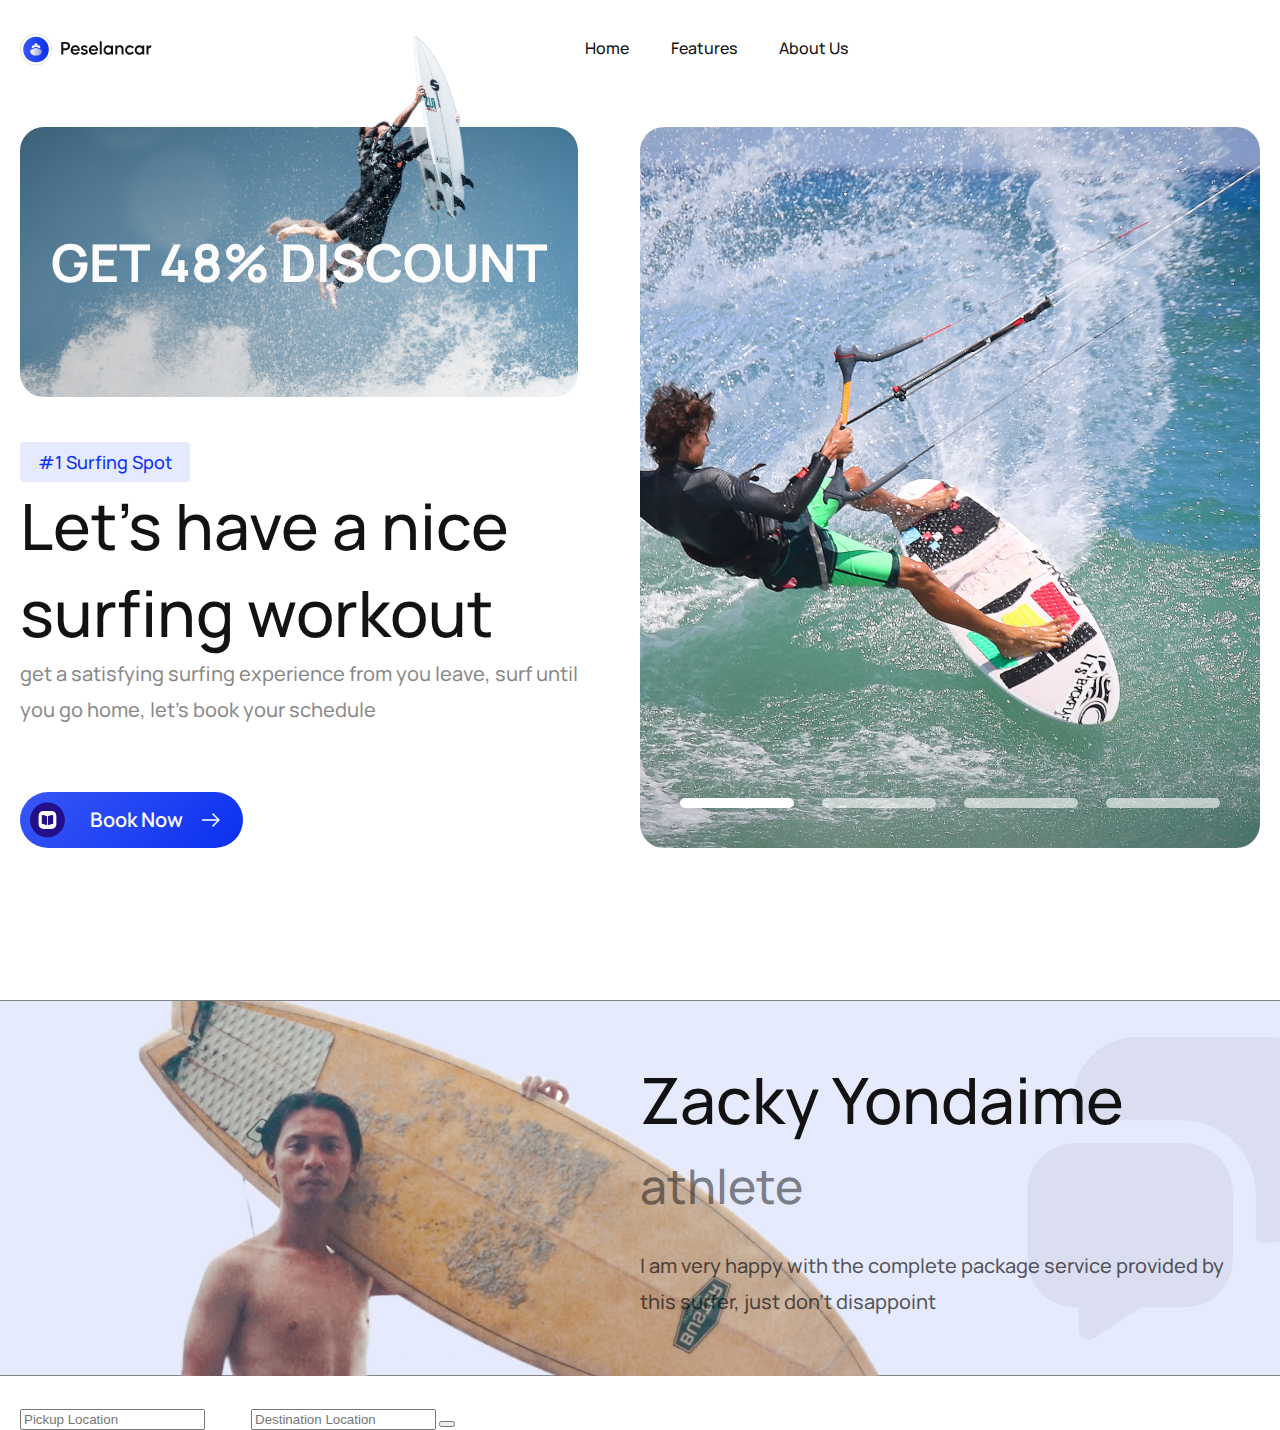
<file: 10.07/index.html>
<!DOCTYPE html>
<html lang="en">

<head>
    <meta charset="UTF-8">
    <meta name="viewport" content="width=device-width, initial-scale=1.0">
    <title>Document</title>
    <link rel="preconnect" href="https://fonts.googleapis.com">
    <link rel="preconnect" href="https://fonts.gstatic.com" crossorigin>
    <link
        href="https://fonts.googleapis.com/css2?family=Inter:wght@300;400;500;600;700&family=Manrope:wght@300;400;500;600;700&display=swap"
        rel="stylesheet">
    <link rel="stylesheet" href="css/style.css">
</head>

<body>

    <svg aria-hidden="true" style="position: absolute; width: 0; height: 0; overflow: hidden;" version="1.1"
    xmlns="http://www.w3.org/2000/svg" xmlns:xlink="http://www.w3.org/1999/xlink">
    <defs>
        <symbol id="icon-book" viewBox="0 0 33 32">
            <path fill="#230f8a" style="fill: var(--color1, #230f8a)"
                d="M16.024 0c8.837 0 16 7.163 16 16s-7.163 16-16 16c-8.837 0-16-7.163-16-16s7.163-16 16-16z"></path>
            <path fill="#fcfcfc" style="fill: var(--color2, #fcfcfc)"
                d="M19.438 7.852h-6.828c-2.966 0-4.734 1.768-4.734 4.734v6.82c0 2.974 1.768 4.742 4.734 4.742h6.82c2.966 0 4.734-1.768 4.734-4.734v-6.828c0.008-2.966-1.76-4.734-4.726-4.734zM15.617 20.277c0 0.293-0.293 0.489-0.562 0.375-0.986-0.424-2.273-0.815-3.17-0.929l-0.155-0.016c-0.497-0.065-0.904-0.53-0.904-1.035v-6.274c0-0.627 0.505-1.092 1.124-1.043 1.018 0.081 2.526 0.57 3.471 1.108 0.13 0.073 0.196 0.212 0.196 0.35v7.464zM21.223 18.664c0 0.505-0.407 0.97-0.904 1.035l-0.171 0.016c-0.888 0.122-2.167 0.505-3.153 0.921-0.269 0.114-0.562-0.081-0.562-0.375v-7.456c0-0.147 0.073-0.285 0.204-0.358 0.945-0.53 2.42-1.002 3.422-1.092h0.033c0.627 0 1.133 0.505 1.133 1.133v6.176z">
            </path>
        </symbol>
        <symbol id="icon-arrow-down" viewBox="0 0 33 32">
            <path fill="none" stroke-linejoin="round" stroke-linecap="round" stroke-miterlimit="10" stroke-width="2"
                d="M19.276 7.907l8.093 8.093-8.093 8.093"></path>
            <path fill="none" stroke-linejoin="round" stroke-linecap="round" stroke-miterlimit="10" stroke-width="2"
                d="M4.703 16h22.44"></path>
        </symbol>
    </defs>
</svg>

    <header class="header">
        <div class="container container--big">
            <div class="header__row">
                <a href="#" class="header__logo">
                    <img src="images/logo.svg" alt="">
                </a>
                <nav class="header__nav">
                    <ul class="main-menu">
                        <li><a href="#">Home</a></li>
                        <li><a href="#">Features</a></li>
                        <li><a href="#">About Us</a></li>
                    </ul>
                </nav>
                <a href="#" class="header__button">
                    Login
                </a>
            </div>
        </div>
    </header>
    <main class="main">
        <div class="container">
            <div class="hero">
                <div class="hero__row">
                    <div class="hero__left">
                        <div class="offer hero__offer">
                            <a href="#" class="offer__link">
                                <img src="images/1.png" alt="">
                                <img src="images/1.jpg" alt="">
                                <div class="offer__text">GET 48% DISCOUNT</div>
                            </a>
                        </div>
                        <div class="tag hero__tag">
                            <a href="#" class="tag__item">#1 Surfing Spot</a> 
                        </div>
                        <h2 class="title">
                            Let's have a nice 
                            surfing workout
                        </h2>
                        <div class="desc hero__desc">
                            get a satisfying surfing experience from you leave, surf until you go home, let’s book your schedule
                        </div>
                        <a href="#" class="button-with-icons">
                            <svg class="icon icon-book">

                                <use xlink:href="#icon-book"></use>
                            </svg>
                            Book Now
                            <svg class="icon icon-arrow-down">
                                <use xlink:href="#icon-arrow-down"></use>
                            </svg>
                        </a>
                    </div>
                    <div class="hero__right">
                        <div class="slider" style="background-image: url(images/2.jpg);">
                            <!-- <img src="images/2.jpg" alt="" class="slider__image"> -->
                            <div class="slider_pagination pagination">
                                <div class="pagination__item pagination__item--active"></div>
                                <div class="pagination__item"></div>
                                <div class="pagination__item"></div>
                                <div class="pagination__item"></div>
                            </div>
                        </div>
                    </div>
                </div>

            </div>
        </div>
        <div class="man">
            <div class="container">
                <img src="images/3.png" alt="" class="man__image">
                <div class="man__content">
                    <h2 class="title man__title">Zacky Yondaime</h2>
                    <div class="undertitle man__undertitle">athlete</div>
                    <div class="desc man__desc">I am very happy with the complete package service provided by this surfer, just don't disappoint</div>
                </div>
            </div>
        </div>
        <div class="places">
            <div class="container">
                <div class="places__content">
                    <h2 class="title Places__title"></h2>
                    <div class="desc places__desc"></div>
                    <form class="form places__form">
                        <input type="text" placeholder="Pickup Location" class="form__input">
                        <svg class="icon icon-arrow-down">
                            <use xlink:href="#icon-arrow-down"></use>
                        </svg>
                        <input type="text" placeholder="Destination Location" class="form__input">
                        <button class="form__button">

                        </button>
                    </form>
                </div>
            </div>
        </div>
    </main>
</body>

</html>
</file>
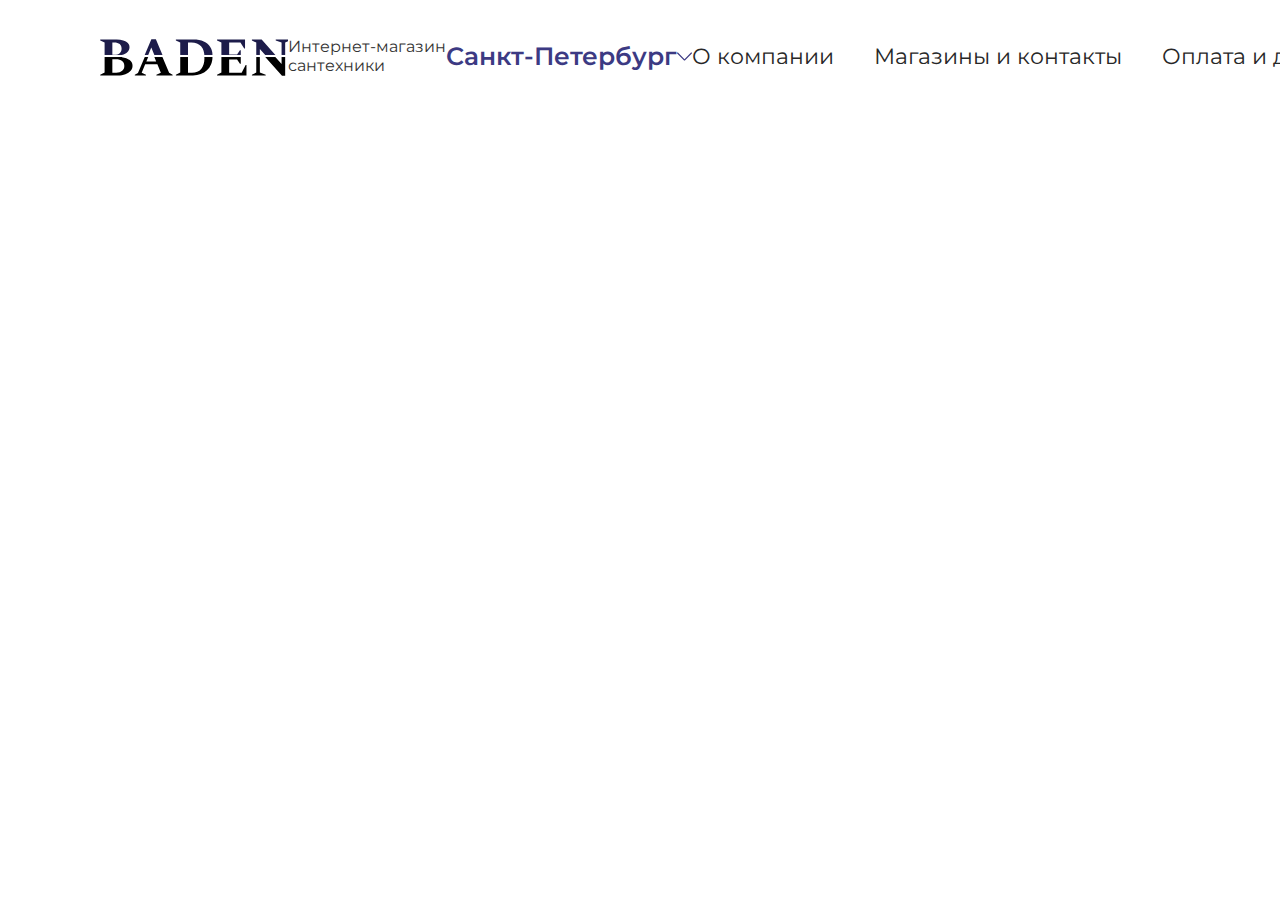
<file: 19.07 Baden/index.html>
<!DOCTYPE html>
<html lang="en">
<head>
    <meta charset="UTF-8">
    <meta name="viewport" content="width=device-width, initial-scale=1.0">
    <title>Baden</title>
    <link rel="stylesheet" href="fonts/fonts.css">
    <link rel="stylesheet" href="css/style.css">
</head>

<body>
    <header class="header">
        <div class="header-top">
            <div class="container">
                <div class="header-top__row row">
                    <div class="header__logo logo">
                        <div class="logo__image">
                            <img src="images/logo.svg" alt="">
                        </div>
                        <div class="logo__desc">
                            Интернет-магазин <br>сантехники
                        </div>
                    </div>
                    <div class="header__select select">
                        <div class="select__head">
                            Санкт-Петербург
                            <svg width="15" height="15" viewBox="0 0 15 15" fill="none" xmlns="http://www.w3.org/2000/svg">
                                <g clip-path="url(#clip0_1601_4834)">
                                <path d="M7.91162 11.3795L14.8304 4.44159C15.0569 4.21427 15.0565 3.84625 14.8292 3.61932C14.6019 3.39256 14.2337 3.39315 14.0069 3.62049L7.49998 10.1455L0.993051 3.62025C0.766294 3.39294 0.398297 3.39235 0.170955 3.61908C0.0569906 3.73284 7.61049e-06 3.88187 7.60398e-06 4.03091C7.59748e-06 4.17956 0.0566091 4.328 0.169783 4.44156L7.08836 11.3795C7.19728 11.489 7.34552 11.5504 7.49998 11.5504C7.65443 11.5504 7.80249 11.4888 7.91162 11.3795Z" fill="#3C3A83"/>
                                </g>
                                <defs>
                                <clipPath id="clip0_1601_4834">
                                <rect width="15" height="15" fill="white" transform="translate(15) rotate(90)"/>
                                </clipPath>
                                </defs>
                            </svg>
                                
                        </div>
                        <div class="select__body">
                            <div class="select__option">
                                Москва
                            </div>
                            <div class="select__option">
                                Курск
                            </div>
                        </div>
                    </div>
                    <nav class="main-menu">
                        <ul class="main-menu__list">
                            <li class="main-menu__item"><a href="#" class="main-menu__link">О компании</a></li>
                            <li class="main-menu__item"><a href="#" class="main-menu__link">Магазины и контакты</a></li>
                            <li class="main-menu__item"><a href="#" class="main-menu__link">Оплата и доставка</a></li>
                            <li class="main-menu__item"><a href="#" class="main-menu__link">Сотрудничество</a></li>
                        </ul>
                    </nav>
                </div>
                <div class="header-bottom__row row">
                    
                </div>
            </div>
        </div>
    </header>
    <main class="main">

    </main>
    <footer class="footer">

    </footer>
</body>

</html>
</file>
<file: 10.07/css/style.css>
html,
body {
    margin: 0;
    padding: 0;
}

a {
    text-decoration: none;
}

ul {
    list-style: none;
}

body {
    font-family: 'Manrope', sans-serif;
}

h2{
    margin: 0;
}

.container {
    max-width: 1300px;
    margin: 0 auto;
    width: 100%;
    padding: 0 20px;
    box-sizing: border-box;
}

.container--big{
    min-width: 1382px;
}

.header {
    padding: 33px 0;
}

.header__row {
    display: flex;
    justify-content: space-between;
    align-items: flex-start;
}

.main-menu {
    padding: 0;
    margin: 0;
    list-style: none;

    display: flex;
    padding-top: 4px;
}

.main-menu li+li {
    margin-left: 42px;
}

.main-menu a {
    color: #121212;
    font-size: 16px;
    font-style: normal;
    font-weight: 500;
    line-height: normal;
    text-decoration: none;
}

.header__button {
    border-radius: 100px;
    background: #121212;
    padding: 11px 22px 11px 21px;
    box-sizing: border-box;


    color: #FFF;
    font-size: 14px;
    font-style: normal;
    font-weight: 600;
    line-height: normal;
    text-decoration: none;
}


.hero {
    padding-top: 20px;
}

.hero__row {
    display: flex;
    justify-content: space-between;
}

.hero__left {
    width: 45%;
}

.hero__right {
    width: 50%;
}

.hero__ {}

.hero__ {}

.hero__ {}

.hero__ {}

.offer {}

.offer__link {
    display: flex;
    justify-content: center;
    align-items: center;
    position: relative;
    border-radius: 24px;
    height: 270px;
}

.offer__link img:first-child {
    position: absolute;
    bottom: 20%;
    right: -7.7%;
    z-index: 20;
}

.offer__link img:nth-child(2) {
    position: absolute;
    top: 0;
    left: 0;
    height: 100%;
    width: 100%;
    object-fit: cover;
    border-radius: 24px;
}

.offer__link:before {
    content: '';
    position: absolute;
    top: 0;
    left: 0;
    height: 100%;
    width: 100%;
    z-index: 10;

    border-radius: 24px;
    background: linear-gradient(134deg, rgba(18, 18, 18, 0.30) 0%, rgba(18, 18, 18, 0.00) 100%);
}

.offer__text {
    position: relative;
    z-index: 50;
    color: #FCFCFC;
    font-size: 52px;
    font-style: normal;
    font-weight: 700;
    line-height: normal;
}

.hero__offer {
    margin-bottom: 45px;
}

.tag__item {
    display: inline-flex;
    padding: 8px 18px;
    border-radius: 4px;
    background: rgba(13, 50, 239, 0.10);
    color: #0E33F0;
    font-size: 18px;
    font-style: normal;
    font-weight: 500;
    line-height: normal;

}

.button-with-icons {
    margin-top: 64px;
    display: inline-flex;
    align-items: center;
    border-radius: 100px;
    background: linear-gradient(135deg, #3857F6 0%, #0B30EF 100%);
    padding: 10px 20px 10px 10px;
    box-sizing: border-box;
    color: #FCFCFC;
    font-size: 20px;
    font-style: normal;
    font-weight: 600;
    line-height: 180%;
    transition: .3s;
}

.icon-book {
    width: 36px;
    height: 36px;
    flex-shrink: 0;
    margin-right: 24px;
}

.icon-arrow-down {
    height: 24px;
    width: 24px;
    margin-left: 16px;
    stroke: #fff;
    flex-shrink: 0;
    transition: .3s;
}

.button-with-icons:hover {
    background: linear-gradient(135deg, #3857F6 100%, #0B30EF 0%);

}

.button-with-icons:hover .icon-arrow-down {
    stroke: blue;
}

.slider{
    position: relative;
    height: 100%;
    background-size: cover;
    background-position: center;
    border-radius: 24px;
    overflow: hidden;

    display: flex;
    align-items: flex-end;
    padding: 40px;
    box-sizing: border-box;
}

.slider:before{
    content: '';
    position: absolute;
    top: 0;
    left: 0;
    height: 100%;
    width: 100%;
    border-color: #121212;
    opacity: .4;
}

.pagination{
    display: flex;
    width: 100%;
}

.pagination__item{
    border-radius: 100px;
    opacity: 0.6;
    background: #FFF;
    height: 10px;
    width: 100%;
    position: relative;

}

.pagination__item--active{
    opacity: 1;
}

.pagination__item+.pagination__item{
    margin-left: 28px;
}

.title{
    color: #121212;
    font-size: 64px;
    font-style: normal;
    font-weight: 500;
    line-height: normal;
}

.hero__title{
    margin: 20px 0 40px;
}

.desc{
    color: rgba(18, 18, 18, 0.50);
    font-size: 20px;
    font-style: normal;
    font-weight: 500;
    line-height: 180%;
}

/* .hero__desc{
    margin-bottom: 65px;
} */

.man{
    border-top: 1px solid #838383;
    border-bottom: 1px solid #838383;
    background: rgba(14, 51, 240, 0.10) url("../images/messages-3.svg");
    background-position: center right;
    background-repeat: no-repeat;
    margin: 152px 0 24px;
}

.man .container{
    position: relative;
}

.man__image{
    position: absolute;
    left: -5,4%;
    top: 0;
}

.man__content{
    position: relative;
    z-index: 10;
    width: 50%;
    margin-left: auto;
    padding: 55px 0;
}

.undertitle{
    color: rgba(18, 18, 18, 0.50);
    font-size: 48px;
    font-style: normal;
    font-weight: 500;
    line-height: normal;
}

.man__undertitle{
    margin: 10px 0 30px;
}

.man__desc{
    color: rgba(18, 18, 18, 0.70);
}




@media (max-width:1300px){
    .offer__link img:nth-child(2){
        object-position: right;
    }

    .offer__link{
        text-align: center;
    }
}

@media(max-width:768px){
    .hero__row{
        flex-direction: column-reverse;
    }

    .hero__left, .hero__right{
        width: 100%;
    }

    .hero__right{
        height: 400px;
        margin-bottom: 30px;    
    }

    .main-menu{
        display: none;
    }
}
</file>
<file: 19.07 Baden/fonts/fonts.css>
@font-face {
    font-family: 'Montserrat';
    src: url('Montserrat-Bold.woff2') format('woff2');
    font-weight: bold;
    font-style: normal;
    font-display: swap;
}

@font-face {
    font-family: 'El Messiri';
    src: url('ElMessiri-Regular.woff2') format('woff2');
    font-weight: normal;
    font-style: normal;
    font-display: swap;
}

@font-face {
    font-family: 'Montserrat';
    src: url('Montserrat-BoldItalic.woff2') format('woff2');
    font-weight: bold;
    font-style: italic;
    font-display: swap;
}

@font-face {
    font-family: 'Montserrat';
    src: url('Montserrat-BlackItalic.woff2') format('woff2');
    font-weight: 900;
    font-style: italic;
    font-display: swap;
}

@font-face {
    font-family: 'El Messiri';
    src: url('ElMessiri-SemiBold.woff2') format('woff2');
    font-weight: 600;
    font-style: normal;
    font-display: swap;
}

@font-face {
    font-family: 'Montserrat';
    src: url('Montserrat-Black.woff2') format('woff2');
    font-weight: 900;
    font-style: normal;
    font-display: swap;
}

@font-face {
    font-family: 'Montserrat';
    src: url('Montserrat-SemiBold.woff2') format('woff2');
    font-weight: 600;
    font-style: normal;
    font-display: swap;
}

@font-face {
    font-family: 'El Messiri';
    src: url('ElMessiri-Medium.woff2') format('woff2');
    font-weight: 500;
    font-style: normal;
    font-display: swap;
}

@font-face {
    font-family: 'Montserrat';
    src: url('Montserrat-ExtraLight.woff2') format('woff2');
    font-weight: 200;
    font-style: normal;
    font-display: swap;
}

@font-face {
    font-family: 'Montserrat';
    src: url('Montserrat-Regular.woff2') format('woff2');
    font-weight: normal;
    font-style: normal;
    font-display: swap;
}

@font-face {
    font-family: 'Montserrat';
    src: url('Montserrat-ExtraBoldItalic.woff2') format('woff2');
    font-weight: bold;
    font-style: italic;
    font-display: swap;
}

@font-face {
    font-family: 'Montserrat';
    src: url('Montserrat-ExtraLightItalic.woff2') format('woff2');
    font-weight: 200;
    font-style: italic;
    font-display: swap;
}

@font-face {
    font-family: 'Montserrat';
    src: url('Montserrat-Light.woff2') format('woff2');
    font-weight: 300;
    font-style: normal;
    font-display: swap;
}

@font-face {
    font-family: 'Montserrat';
    src: url('Montserrat-Medium.woff2') format('woff2');
    font-weight: 500;
    font-style: normal;
    font-display: swap;
}

@font-face {
    font-family: 'Montserrat';
    src: url('Montserrat-Italic.woff2') format('woff2');
    font-weight: normal;
    font-style: italic;
    font-display: swap;
}

@font-face {
    font-family: 'Montserrat';
    src: url('Montserrat-Thin.woff2') format('woff2');
    font-weight: 100;
    font-style: normal;
    font-display: swap;
}

@font-face {
    font-family: 'Montserrat';
    src: url('Montserrat-MediumItalic.woff2') format('woff2');
    font-weight: 500;
    font-style: italic;
    font-display: swap;
}

@font-face {
    font-family: 'Montserrat';
    src: url('Montserrat-LightItalic.woff2') format('woff2');
    font-weight: 300;
    font-style: italic;
    font-display: swap;
}

@font-face {
    font-family: 'El Messiri';
    src: url('ElMessiri-Bold.woff2') format('woff2');
    font-weight: bold;
    font-style: normal;
    font-display: swap;
}

@font-face {
    font-family: 'Montserrat';
    src: url('Montserrat-ThinItalic.woff2') format('woff2');
    font-weight: 100;
    font-style: italic;
    font-display: swap;
}

@font-face {
    font-family: 'Montserrat';
    src: url('Montserrat-SemiBoldItalic.woff2') format('woff2');
    font-weight: 600;
    font-style: italic;
    font-display: swap;
}

@font-face {
    font-family: 'Montserrat';
    src: url('Montserrat-ExtraBold.woff2') format('woff2');
    font-weight: bold;
    font-style: normal;
    font-display: swap;
}
</file>
<file: 19.07 Baden/css/style.css>
html, 
body{
    padding: 0;
    margin: 0;
}

html{
    height: 100%;
}

body{
    height: 100%;
    width: 94%;
    display: flex;
    flex-direction: column;
    /* justify-content: space-between; один из вариантов, но мэйн будет по центру */
    font-family: 'Montserrat';
    font-size: 22px;
    color: #333;
    line-height: normal;
}

.header{
    flex: 0 0 auto;
}

.main{
    flex: 1 0 auto;
}

.footer{
    flex: 0 0 auto;
}

.container{
    min-width: 1760px;
    width: 96%;
    /* padding: 0 20px; */
    box-sizing: border-box;
    margin: 0 99px;
}

.row{
    display: flex;
}

.logo{
    display: flex;
    align-items: center;
}

.logo__image{
    width: 189px;
    display: flex;
    align-items: center;
    flex-shrink: 0;
    /* margin-right: 13px; */
}

.logo__image img{
    min-width: 100%;

}

.logo__desc{
    font-size: 16px;
    max-width: 179px;
    width: 100%;
}

.header-top{
    padding: 17px 0 13px;
}

.header-top__row{
    align-items: center;
}

.header__select{
    /* margin-left: 61px; */
}

.select{
    position: relative;
    cursor: pointer;
}

.select__head{
    display: flex;
    align-items: center;
    color: #3C3A83;
    font-size: 25px;
    font-weight: 600;
}

.select__head svg{
    width: 15px;
    height: 15px;
    flex-shrink: 0;
    /* margin-left: 8px; */
    transition: .4s;
}

.select__body{
    position: absolute;
    top: 100%;
    left: 0;
    z-index: 50;
    display: none;
}

.select:hover .select__body{
    display: block;
}

.select:hover .select__head svg{
    transform: rotate(180deg);
}

ul{
    padding: 0;
    margin: 0;
    list-style: none;

}


.main-menu__list{
    display: flex;
    /* margin-left: 116px; */
    
}

.main-menu__link{
    color: #272727;
    font-size: 22px;
    font-weight: 400;
    text-decoration: none;
}   

.main-menu__item + .main-menu__item{
    margin-left: 40px;
}

.header__select{
    /* margin: 0 121px 0 auto; */
}
</file>
